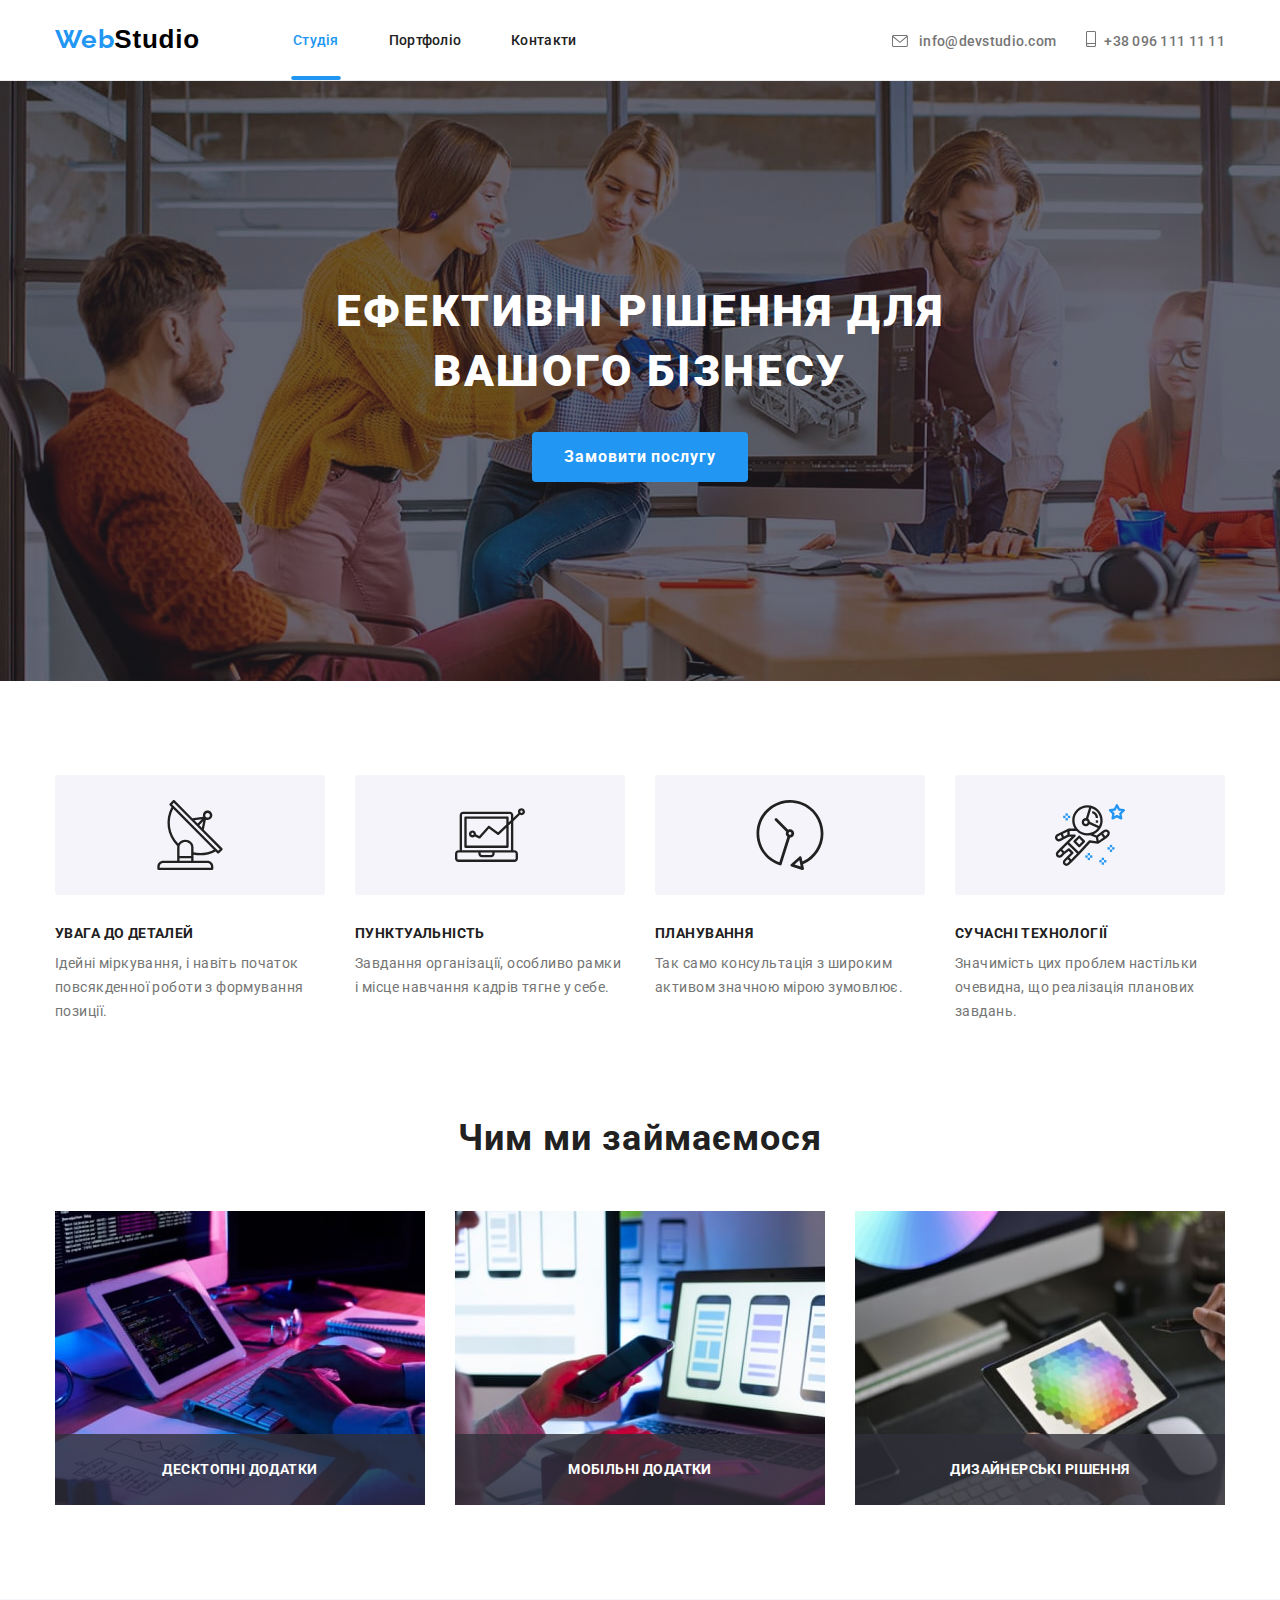
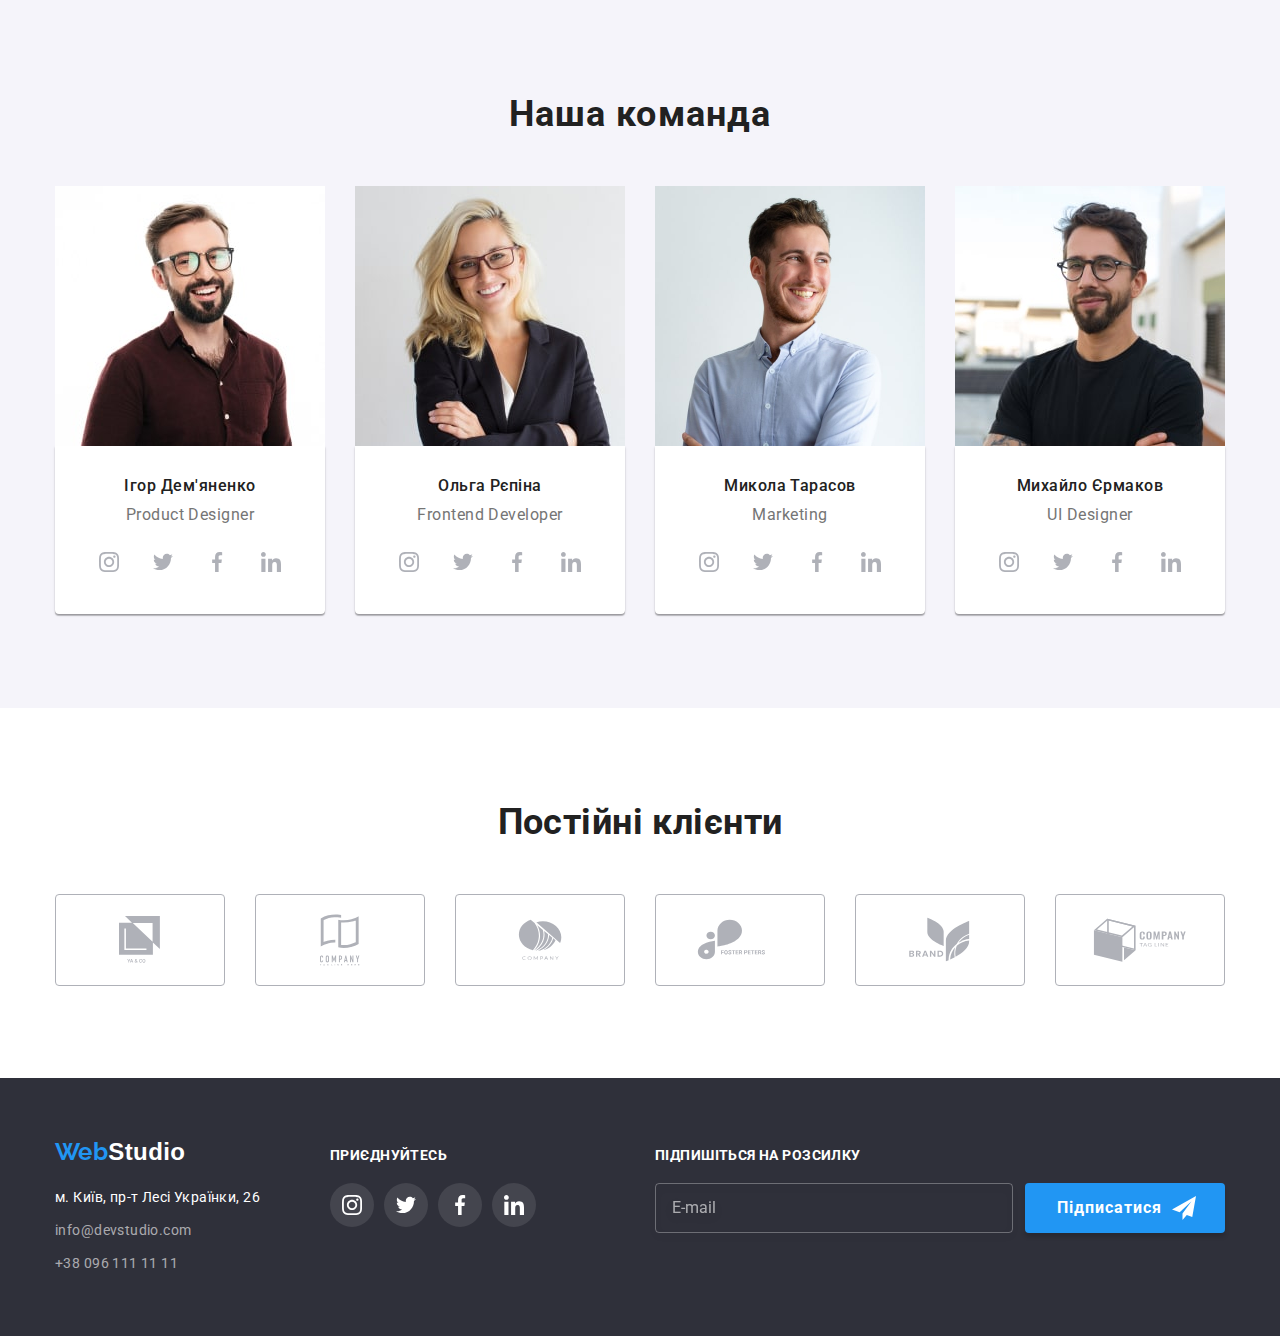
<file: index.html>
<!DOCTYPE html>
<html lang="uk">
  <head>
    <meta charset="UTF-8" />
    <meta http-equiv="X-UA-Compatible" content="IE=edge" />
    <meta name="viewport" content="width=device-width, initial-scale=1.0" />
    <title>Document</title>
    <link rel="preconnect" href="https://fonts.googleapis.com" />
    <link rel="preconnect" href="https://fonts.gstatic.com" crossorigin />
    <link
      href="https://fonts.googleapis.com/css2?family=Raleway:wght@700&family=Roboto:wght@400;500;700;900&display=swap"
      rel="stylesheet"
    />
    <link
      rel="stylesheet"
      href="https://cdnjs.cloudflare.com/ajax/libs/modern-normalize/1.1.0/modern-normalize.min.css"
    />

    <link rel="stylesheet" href="./css/main.min.css" />
  </head>
  <body>
    <header class="page-header">
      <div class="container header">
        <nav class="main-nav">
          <a href="./index.html" class="logo"
            ><span class="logo__half">Web</span>Studio</a
          >

          <button
            type="button"
            class="menu-button js-open-menu"
            aria-expanded="false"
            aria-controls="mobile-menu"
          >
            <svg width="40" height="40" aria-label="Перемикач додаткового меню">
              <use
                class="icon-menu"
                href="./images/symbol-defs.svg#icon-menu_40px"
              ></use>
            </svg>
          </button>

          <ul class="site-nav list">
            <li class="item">
              <a href="" class="site-nav__link current">Студія</a>
            </li>
            <li class="item">
              <a href="./portfolio.html" class="site-nav__link">Портфоліо</a>
            </li>
            <li class="item">
              <a href="" class="site-nav__link">Контакти</a>
            </li>
          </ul>
        </nav>
        <ul class="info-link list">
          <li class="info-link__list">
            <a href="mailto:info@devstudio.com"
              ><span class="info-link__icon"
                ><svg class="" width="16" height="12">
                  <use href=".//images/symbol-defs.svg#icon-email"></use></svg
              ></span>
              info@devstudio.com</a
            >
          </li>
          <li class="info-link__list">
            <a href="tel:+380961111111"
              ><span class="info-link__icon"
                ><svg class="" width="10" height="16">
                  <use href="./images/symbol-defs.svg#icon-smartphone"></use>
                </svg> </span
              >+38 096 111 11 11</a
            >
          </li>
        </ul>
      </div>
    </header>

    <main>
      <section class="hero">
        <div class="overlay">
          <h1 class="hero-headline">Ефективні рішення для вашого бізнесу</h1>
          <button type="button" class="main-button" data-modal-open>
            Замовити послугу
          </button>
        </div>
      </section>

      <section class="section">
        <div class="container">
          <h2 class="visually-hidden">Особливості</h2>

          <ul class="features list">
            <li class="features__items">
              <h3 class="features__headings">УВАГА ДО ДЕТАЛЕЙ</h3>
              <p class="features__description">
                Ідейні міркування, і навіть початок повсякденної роботи з
                формування позиції.
              </p>
            </li>
            <li class="features__items">
              <h3 class="features__headings">ПУНКТУАЛЬНІСТЬ</h3>
              <p class="features__description">
                Завдання організації, особливо рамки і місце навчання кадрів
                тягне у себе.
              </p>
            </li>
            <li class="features__items">
              <h3 class="features__headings">ПЛАНУВАННЯ</h3>
              <p class="features__description">
                Так само консультація з широким активом значною мірою зумовлює.
              </p>
            </li>
            <li class="features__items">
              <h3 class="features__headings">СУЧАСНІ ТЕХНОЛОГІЇ</h3>
              <p class="features__description">
                Значимість цих проблем настільки очевидна, що реалізація
                планових завдань.
              </p>
            </li>
          </ul>
        </div>
      </section>

      <section class="work-sektor">
        <div class="container">
          <h2 class="section-headings">Чим ми займаємося</h2>
          <ul class="work-sektor__list list">
            <li class="work-sektor__item">
              <img
                srcset="./images/work1.jpg 1x, ./images/work1@2x.jpg 2x"
                src="./images/code_typing.jpg"
                alt="набір коду"
                width="370"
                class="work-sektor__image"
              />
              <div class="work-sektor__text-background">
                <p class="work-sektor__text">Десктопні додатки</p>
              </div>
            </li>
            <li class="work-sektor__item">
              <img
                srcset="./images/work2.jpg 1x, ./images/work2@2x.jpg 2x"
                src="./images/phone_check.jpg"
                width="370"
                class="work-sektor__image"
                alt="перевірка смартфону"
              />
              <div class="work-sektor__text-background">
                <p class="work-sektor__text">Мобільні додатки</p>
              </div>
            </li>
            <li class="work-sektor__item">
              <img
                srcset="./images/work3.jpg 1x, ./images/work3@2x.jpg 2x"
                src="./images/choosing_color.jpg"
                width="370"
                alt="вибір кольору"
                class="work-sektor__image"
              />
              <div class="work-sektor__text-background">
                <p class="work-sektor__text">Дизайнерські рішення</p>
              </div>
            </li>
          </ul>
        </div>
      </section>

      <section class="section-team section">
        <div class="container">
          <h2 class="section-headings bottom">Наша команда</h2>

          <ul class="team list">
            <li class="team__members">
              <picture>
                <source
                  srcset="
                    ./images/person1-desktop.jpg    1x,
                    ./images/person1@2x-desktop.jpg 2x
                  "
                  media="(min-width: 1200px)"
                />
                <source
                  srcset="
                    ./images/person1-tablet.jpg    1x,
                    ./images/person1@2x-tablet.jpg 2x
                  "
                  media="(min-width: 768px)"
                />
                <img
                  class="team__photo"
                  srcset="
                    ./images/person1-phone.jpg    1x,
                    ./images/person1@2x-phone.jpg 2x
                  "
                  src="./images/person1-phone.jpg"
                  alt="Фото Ігор Дем'яненко"
                  width="450"
                />
              </picture>

              <div class="team__item">
                <h3 class="team__names">Ігор Дем'яненко</h3>
                <p class="team__positions" lang="en">Product Designer</p>
                <ul class="team__social list">
                  <li>
                    <a class="team__social-links" href="">
                      <svg class="icon" width="20" height="20">
                        <use
                          href="./images/symbol-defs.svg#icon-instagram"
                        ></use>
                      </svg>
                    </a>
                  </li>
                  <li class="">
                    <a class="team__social-links" href="">
                      <svg class="icon" width="20" height="20">
                        <use href="./images/symbol-defs.svg#icon-twitter"></use>
                      </svg>
                    </a>
                  </li>
                  <li class="">
                    <a class="team__social-links" href="">
                      <svg class="icon" width="20" height="20">
                        <use
                          href="./images/symbol-defs.svg#icon-facebook"
                        ></use>
                      </svg>
                    </a>
                  </li>
                  <li class="">
                    <a class="team__social-links" href="">
                      <svg class="icon" width="20" height="20">
                        <use
                          href="./images/symbol-defs.svg#icon-linkedin"
                        ></use>
                      </svg>
                    </a>
                  </li>
                </ul>
              </div>
            </li>
            <li class="team__members">
              <picture>
                <source
                  srcset="
                    ./images/person2-desktop.jpg    1x,
                    ./images/person2@2x-desktop.jpg 2x
                  "
                  media="(min-width: 1200px)"
                />
                <source
                  srcset="
                    ./images/person2-tablet.jpg    1x,
                    ./images/person2@2x-tablet.jpg 2x
                  "
                  media="(min-width: 768px)"
                />
                <img
                  class="team__photo"
                  srcset="
                    ./images/person2-phone.jpg    1x,
                    ./images/person2@2x-phone.jpg 2x
                  "
                  src="./images/person2-phone.jpg"
                  alt="Фото Ольга Рєпіна"
                  width="450"
                />
              </picture>
              <div class="team__item">
                <h3 class="team__names">Ольга Рєпіна</h3>
                <p class="team__positions" lang="en">Frontend Developer</p>

                <ul class="team__social list">
                  <li>
                    <a class="team__social-links" href="">
                      <svg class="icon" width="20" height="20">
                        <use
                          href="./images/symbol-defs.svg#icon-instagram"
                        ></use>
                      </svg>
                    </a>
                  </li>
                  <li class="">
                    <a class="team__social-links" href="">
                      <svg class="icon" width="20" height="20">
                        <use href="./images/symbol-defs.svg#icon-twitter"></use>
                      </svg>
                    </a>
                  </li>
                  <li class="">
                    <a class="team__social-links" href="">
                      <svg class="icon" width="20" height="20">
                        <use
                          href="./images/symbol-defs.svg#icon-facebook"
                        ></use>
                      </svg>
                    </a>
                  </li>
                  <li class="">
                    <a class="team__social-links" href="">
                      <svg class="icon" width="20" height="20">
                        <use
                          href="./images/symbol-defs.svg#icon-linkedin"
                        ></use>
                      </svg>
                    </a>
                  </li>
                </ul>
              </div>
            </li>

            <li class="team__members">
              <picture>
                <source
                  srcset="
                    ./images/person1-desktop.jpg    3x,
                    ./images/person3@2x-desktop.jpg 2x
                  "
                  media="(min-width: 1200px)"
                />
                <source
                  srcset="
                    ./images/person1-tablet.jpg    3x,
                    ./images/person3@2x-tablet.jpg 2x
                  "
                  media="(min-width: 768px)"
                />
                <img
                  class="team__photo"
                  srcset="
                    ./images/person3-phone.jpg    1x,
                    ./images/person3@2x-phone.jpg 2x
                  "
                  src="./images/person3-phone.jpg"
                  alt="Фото Микола Тарасов"
                  width="450"
                />
              </picture>
              <div class="team__item">
                <h3 class="team__names">Микола Тарасов</h3>
                <p class="team__positions" lang="en">Marketing</p>

                <ul class="team__social list">
                  <li>
                    <a class="team__social-links" href="">
                      <svg class="icon" width="20" height="20">
                        <use
                          href="./images/symbol-defs.svg#icon-instagram"
                        ></use>
                      </svg>
                    </a>
                  </li>
                  <li class="">
                    <a class="team__social-links" href="">
                      <svg class="icon" width="20" height="20">
                        <use href="./images/symbol-defs.svg#icon-twitter"></use>
                      </svg>
                    </a>
                  </li>
                  <li class="">
                    <a class="team__social-links" href="">
                      <svg class="icon" width="20" height="20">
                        <use
                          href="./images/symbol-defs.svg#icon-facebook"
                        ></use>
                      </svg>
                    </a>
                  </li>
                  <li class="">
                    <a class="team__social-links" href="">
                      <svg class="icon" width="20" height="20">
                        <use
                          href="./images/symbol-defs.svg#icon-linkedin"
                        ></use>
                      </svg>
                    </a>
                  </li>
                </ul>
              </div>
            </li>

            <li class="team__members">
              <picture>
                <source
                  srcset="
                    ./images/person4-desktop.jpg    1x,
                    ./images/person4@2x-desktop.jpg 2x
                  "
                  media="(min-width: 1200px)"
                />
                <source
                  srcset="
                    ./images/person4-tablet.jpg    1x,
                    ./images/person4@2x-tablet.jpg 2x
                  "
                  media="(min-width: 768px)"
                />
                <img
                  class="team__photo"
                  srcset="
                    ./images/person4-phone.jpg    1x,
                    ./images/person4@2x-phone.jpg 2x
                  "
                  src="./images/person4-phone.jpg"
                  alt="Фото Михайло Єрмаков"
                  width="450"
                />
              </picture>
              <div class="team__item">
                <h3 class="team__names">Михайло Єрмаков</h3>
                <p class="team__positions" lang="en">UI Designer</p>
                <ul class="team__social list">
                  <li>
                    <a class="team__social-links" href="">
                      <svg class="icon" width="20" height="20">
                        <use
                          href="./images/symbol-defs.svg#icon-instagram"
                        ></use>
                      </svg>
                    </a>
                  </li>
                  <li class="">
                    <a class="team__social-links" href="">
                      <svg class="icon" width="20" height="20">
                        <use href="./images/symbol-defs.svg#icon-twitter"></use>
                      </svg>
                    </a>
                  </li>
                  <li class="">
                    <a class="team__social-links" href="">
                      <svg class="icon" width="20" height="20">
                        <use
                          href="./images/symbol-defs.svg#icon-facebook"
                        ></use>
                      </svg>
                    </a>
                  </li>
                  <li class="">
                    <a class="team__social-links" href="">
                      <svg class="icon" width="20" height="20">
                        <use
                          href="./images/symbol-defs.svg#icon-linkedin"
                        ></use>
                      </svg>
                    </a>
                  </li>
                </ul>
              </div>
            </li>
          </ul>
        </div>
      </section>

      <section class="clients">
        <div class="container">
          <h2 class="clients__header">Постійні клієнти</h2>
          <ul class="clients__list list">
            <li class="clients__item">
              <a class="clients__link" href="">
                <svg class="icon" width="41" height="47">
                  <use href="./images/symbol-defs.svg#icon-YaCo"></use>
                </svg>
              </a>
            </li>
            <li class="clients__item">
              <a class="clients__link" href="">
                <svg class="icon" width="40" height="52">
                  <use href="./images/symbol-defs.svg#icon-tagline-here"></use>
                </svg>
              </a>
            </li>
            <li class="clients__item">
              <a class="clients__link" href="">
                <svg class="icon" width="44" height="41">
                  <use
                    href="./images/symbol-defs.svg#icon-company-round-logo"
                  ></use>
                </svg>
              </a>
            </li>
            <li class="clients__item">
              <a class="clients__link" href="">
                <svg class="icon" width="85" height="41">
                  <use href="./images/symbol-defs.svg#icon-forester"></use>
                </svg>
              </a>
            </li>
            <li class="clients__item">
              <a class="clients__link" href="">
                <svg class="icon" width="63" height="45">
                  <use href="./images/symbol-defs.svg#icon-brand"></use>
                </svg>
              </a>
            </li>
            <li class="clients__item">
              <a class="clients__link" href="">
                <svg class="icon" width="94" height="44">
                  <use href="./images/symbol-defs.svg#icon-tagline-box"></use>
                </svg>
              </a>
            </li>
          </ul>
        </div>
      </section>
    </main>

    <footer class="page-footer">
      <div class="container bottom-links">
        <div class="footer-info-part">
          <div class="address-part">
            <a href="/" class="logo__bottom"
              ><span class="logo__half">Web</span>Studio</a
            >
            <address class="address">
              <ul class="contacts list">
                <li class="address-list">
                  <a class="contacts-details-address" href=""
                    >м. Київ, пр-т Лесі Українки, 26</a
                  >
                </li>
                <li class="address-list">
                  <a class="contacts-details" href="mailto:info@devstudio.com"
                    >info@devstudio.com</a
                  >
                </li>
                <li class="address-list">
                  <a class="contacts-details" href="tel:+380961111111"
                    >+38 096 111 11 11</a
                  >
                </li>
              </ul>
            </address>
          </div>

          <div class="links-part">
            <h2 class="page-footer-links-heading">Приєднуйтесь</h2>

            <ul class="footer-team-social list">
              <li>
                <a class="footer-social-links" href="">
                  <svg class="icon" width="20" height="20">
                    <use href="./images/symbol-defs.svg#icon-instagram"></use>
                  </svg>
                </a>
              </li>
              <li class="">
                <a class="footer-social-links" href="">
                  <svg class="icon" width="20" height="20">
                    <use href="./images/symbol-defs.svg#icon-twitter"></use>
                  </svg>
                </a>
              </li>
              <li class="">
                <a class="footer-social-links" href="">
                  <svg class="icon" width="20" height="20">
                    <use href="./images/symbol-defs.svg#icon-facebook"></use>
                  </svg>
                </a>
              </li>
              <li class="">
                <a class="footer-social-links" href="">
                  <svg class="icon" width="20" height="20">
                    <use href="./images/symbol-defs.svg#icon-linkedin"></use>
                  </svg>
                </a>
              </li>
            </ul>
          </div>
        </div>
        <div class="form-container">
          <p class="footer-form-text">Підпишіться на розсилку</p>
          <form class="footer-form">
            <label for="user-email"></label>
            <input
              type="email"
              name="email"
              id="user-email"
              class="footer-form-email"
              placeholder="E-mail"
            />
            <button type="submit" class="footer-email-button">
              Підписатися
              <svg class="subscribe-button-icon" width="24" height="24">
                <use href="./images/symbol-defs.svg#icon-telegram"></use>
              </svg>
            </button>
          </form>
        </div>
      </div>
    </footer>

    <!-- модальне вікно -->
    <div class="backdrop is-hidden" data-modal>
      <div class="modal">
        <button data-modal-close class="modal-button">
          <svg class="icon" width="11" height="11">
            <use href="./images/symbol-defs.svg#icon-cross"></use>
          </svg>
        </button>
        <p class="form-heading">Залиште свої дані, ми вам передзвонимо</p>
        <form>
          <div class="form-field">
            <label type="name" for="user-name" class="form-label">Ім'я</label>
            <div class="form-line">
              <input
                type="text"
                class="field-input"
                name="user-name"
                id="user-name"
              />
              <svg class="form-icon" width="18" height="18">
                <use href="./images/symbol-defs.svg#icon-name"></use>
              </svg>
            </div>
          </div>
          <div class="form-field">
            <label for="user-tel" class="form-label">Телефон</label>
            <div class="form-line">
              <input
                type="tel"
                class="field-input"
                name="phone_number"
                id="user-tel"
              />
              <svg class="form-icon" width="18" height="18">
                <use href="./images/symbol-defs.svg#icon-phone-handset"></use>
              </svg>
            </div>
          </div>
          <div class="form-field">
            <label for="user-email" class="form-label">Пошта</label>
            <div class="form-line">
              <input
                type="email"
                class="field-input"
                name="email"
                id="user-email"
              />
              <svg class="form-icon" width="18" height="18">
                <use href="./images/symbol-defs.svg#icon-envelope"></use>
              </svg>
            </div>
          </div>

          <label for="comments" class="form-label">Коментар</label>
          <textarea
            class="placeholder"
            id="comments"
            name="feedback"
            rows="7"
            placeholder="Введіть текст"
          ></textarea>

          <div class="agreement-check">
            <label for="check-box" class="agreement">
              <input type="checkbox" id="check-box" class="agreement-input" />

              <svg class="check-icon" width="16" height="15">
                <use
                  href="./images/symbol-defs.svg#icon-quadrate-black"
                  class="agreement-icon-unchecked"
                ></use>
                <use
                  href="./images/symbol-defs.svg#icon-check"
                  class="agreement-icon-checked"
                ></use>
              </svg>
              <span class="agreement-checkbox-text">
                Погоджуюся з розсилкою та приймаю

                <a class="agreement-conditions" href=""> Умови договору</a>
              </span>
            </label>
          </div>
          <div class="agreement-submit">
            <button type="submit" class="agreement-submit-button">
              Відправити
            </button>
          </div>
        </form>
      </div>
    </div>
    <div class="js-menu-container">
      <ul class="mobile-menu list">
        <li class="mobile-menu__list">
          <a href="" class="mobile-menu__link current">Студія</a>
        </li>
        <li class="mobile-menu__list">
          <a href="" class="mobile-menu__link"> Портфоліо</a>
        </li>
        <li class="mobile-menu__list">
          <a href="" class="mobile-menu__link"> Контакти</a>
        </li>
      </ul>

      <ul class="mobile-contacts list">
        <li class="mobile-contacts__list">
          <a href="tel:+380961111111" class="mobile-contacts__link tel">
            +38 096 111 11 11</a
          >
        </li>
        <li class="mobile-contacts__list">
          <a href="mailto:info@devstudio.com" class="mobile-contacts__link">
            info@devstudio.com</a
          >
        </li>
      </ul>
      <ul class="mobile-social list">
        <li class="mobile-social__list">
          <a href="" class="mobile-social__link"> Instagram</a>
        </li>
        <li class="mobile-social__list">
          <a href="" class="mobile-social__link"> Twitter</a>
        </li>
        <li class="mobile-social__list">
          <a href="" class="mobile-social__link"> Facebook</a>
        </li>
        <li class="mobile-social__list">
          <a href="" class="mobile-social__link"> LinkedIn</a>
        </li>
      </ul>
      <button
        type="button"
        class="menu-button js-close-menu"
        aria-expanded="false"
        aria-controls="mobile-menu"
      >
        <svg width="40" height="40" aria-label="Перемикач додаткового меню">
          <use
            class="icon-cross"
            href="./images/symbol-defs.svg#icon-cross_burger"
          ></use>
        </svg>
      </button>
    </div>
    <div></div>

    <script src="./js/mobile-menu.js"></script>
    <script src="./js/modal.js"></script>
  </body>
</html>
</file>
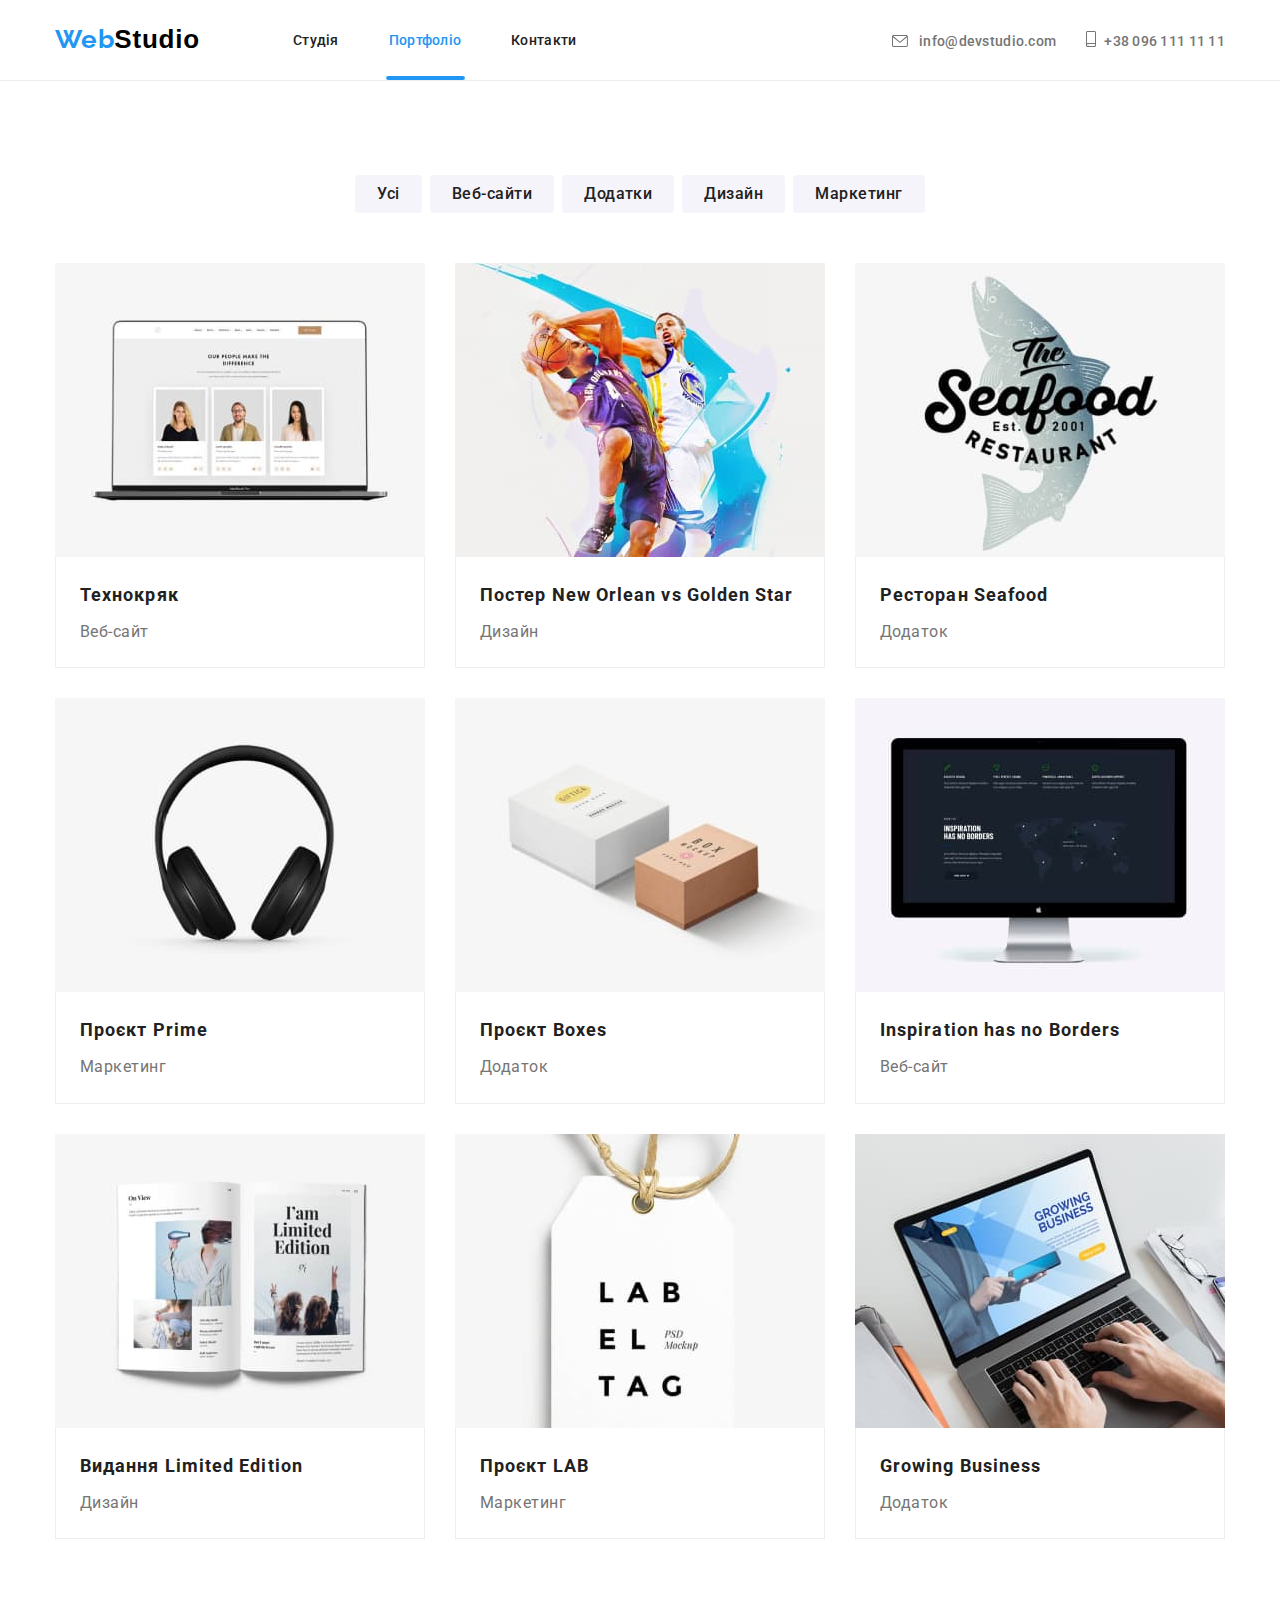
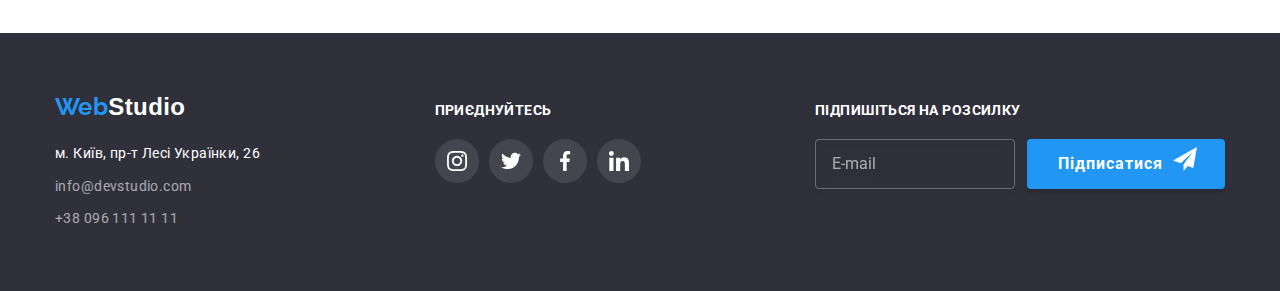
<file: portfolio.html>
<!DOCTYPE html>
<html lang="uk">
  <head>
    <meta charset="UTF-8" />
    <meta http-equiv="X-UA-Compatible" content="IE=edge" />
    <meta name="viewport" content="width=device-width, initial-scale=1.0" />
    <title>Document</title>
    <link rel="preconnect" href="https://fonts.googleapis.com" />
    <link rel="preconnect" href="https://fonts.gstatic.com" crossorigin />
    <link
      href="https://fonts.googleapis.com/css2?family=Raleway:wght@700&family=Roboto:wght@400;500;700;900&display=swap"
      rel="stylesheet"
    />
    <link
      rel="stylesheet"
      href="https://cdnjs.cloudflare.com/ajax/libs/modern-normalize/1.1.0/modern-normalize.min.css"
    />
    <link rel="stylesheet" href="./css/main.min.css" />
  </head>

  <body>
    <header class="page-header">
      <div class="container header">
        <nav class="main-nav">
          <a href="./index.html" class="logo"><span class="logo__half">Web</span>Studio</a>

          <button
            type="button"
            class="menu-button js-open-menu"
            aria-expanded="false"
            aria-controls="mobile-menu"
          >
            <svg width="40" height="40" aria-label="Перемикач додаткового меню">
              <use
                class="icon-menu"
                href="./images/symbol-defs.svg#icon-menu_40px"
              ></use>
            </svg>
          </button>

          <ul class="site-nav list">
            <li class="item">
              <a href="./index.html" class="site-nav__link">Студія</a>
            </li>
            <li class="item">
              <a href="./portfolio.html" class="site-nav__link current"
                >Портфоліо</a
              >
            </li>
            <li class="item">
              <a href="" class="site-nav__link">Контакти</a>
            </li>
          </ul>
        </nav>
        <ul class="info-link list">
          <li class="info-link__list">
            <a href="mailto:info@devstudio.com"
              ><span class="info-link__icon"
                ><svg class="" width="16" height="12">
                  <use href=".//images/symbol-defs.svg#icon-email"></use></svg
              ></span>
              info@devstudio.com</a
            >
          </li>
          <li class="info-link__list">
            <a href="tel:+380961111111"
              ><span class="info-link__icon"
                ><svg class="" width="10" height="16">
                  <use href="./images/symbol-defs.svg#icon-smartphone"></use>
                </svg> </span
              >+38 096 111 11 11</a
            >
          </li>
        </ul>
      </div>
    </header>

    <main>
      <section class="works section">
        <div class="container">
          <h1 class="visually-hidden">Наші роботи</h1>
          <ul class="button list">
            <li><button type="button" class="button__filters">Усі</button></li>
            <li>
              <button type="button" class="button__filters">Веб-сайти</button>
            </li>
            <li>
              <button type="button" class="button__filters">Додатки</button>
            </li>
            <li>
              <button type="button" class="button__filters">Дизайн</button>
            </li>
            <li>
              <button type="button" class="button__filters">Маркетинг</button>
            </li>
          </ul>

          <ul class="catalog list">
            <li class="catalog__items">
              <div class="card">
                <div class="card__relative">
                  <img
                    src="./images/techno.jpg"
                    width="370"
                    alt="технокряк"
                    class="card__image"
                  />

                  <div class="card__info">
                    <p class="card__text__slide">
                      Ресурс пропонує комплексні пропозиції з різним рівнем
                      функціоналу та сервісів. Все це дозволить відвідувачу
                      отримати вичерпні відомості про компанію чи приватну
                      особу.
                    </p>
                  </div>
                </div>
                <div class="card__description">
                  <h2 class="card__heading">Технокряк</h2>
                  <p class="card__application">Веб-сайт</p>
                </div>
              </div>
            </li>

            <li class="catalog__items">
              <div class="card">
                <div class="card__relative">
                  <img
                    src="./images/poster.jpg"
                    width="370"
                    alt="технокряк"
                    class="card__image"
                  />

                  <div class="card__info">
                    <p class="card__text__slide">
                      Ресурс пропонує комплексні пропозиції з різним рівнем
                      функціоналу та сервісів. Все це дозволить відвідувачу
                      отримати вичерпні відомості про компанію чи приватну
                      особу.
                    </p>
                  </div>
                </div>
                <div class="card__description">
                  <h2 class="card__heading">
                    Постер New Orlean vs Golden Star
                  </h2>
                  <p class="card__application">Дизайн</p>
                </div>
              </div>
            </li>

            <li class="catalog__items">
              <div class="card">
                <div class="card__relative">
                  <img
                    src="./images/seafood.jpg"
                    width="370"
                    alt="технокряк"
                    class="card__image"
                  />

                  <div class="card__info">
                    <p class="card__text__slide">
                      Ресурс пропонує комплексні пропозиції з різним рівнем
                      функціоналу та сервісів. Все це дозволить відвідувачу
                      отримати вичерпні відомості про компанію чи приватну
                      особу.
                    </p>
                  </div>
                </div>
                <div class="card__description">
                  <h2 class="card__heading">Ресторан Seafood</h2>
                  <p class="card__application">Додаток</p>
                </div>
              </div>
            </li>

            <li class="catalog__items">
              <div class="card">
                <div class="card__relative">
                  <img
                    src="./images/headphones.jpg"
                    width="370"
                    alt="технокряк"
                    class="card__image"
                  />

                  <div class="card__info">
                    <p class="card__text__slide">
                      Ресурс пропонує комплексні пропозиції з різним рівнем
                      функціоналу та сервісів. Все це дозволить відвідувачу
                      отримати вичерпні відомості про компанію чи приватну
                      особу.
                    </p>
                  </div>
                </div>
                <div class="card__description">
                  <h2 class="card__heading">Проєкт Prime</h2>
                  <p class="card__application">Маркетинг</p>
                </div>
              </div>
            </li>

            <li class="catalog__items">
              <div class="card">
                <div class="card__relative">
                  <img
                    src="./images/boxes.jpg"
                    width="370"
                    alt="технокряк"
                    class="card__image"
                  />

                  <div class="card__info">
                    <p class="card__text__slide">
                      Ресурс пропонує комплексні пропозиції з різним рівнем
                      функціоналу та сервісів. Все це дозволить відвідувачу
                      отримати вичерпні відомості про компанію чи приватну
                      особу.
                    </p>
                  </div>
                </div>
                <div class="card__description">
                  <h2 class="card__heading">Проєкт Boxes</h2>
                  <p class="card__application">Додаток</p>
                </div>
              </div>
            </li>

            <li class="catalog__items">
              <div class="card">
                <div class="card__relative">
                  <img
                    src="./images/screen.jpg"
                    width="370"
                    alt="технокряк"
                    class="card__image"
                  />

                  <div class="card__info">
                    <p class="card__text__slide">
                      Ресурс пропонує комплексні пропозиції з різним рівнем
                      функціоналу та сервісів. Все це дозволить відвідувачу
                      отримати вичерпні відомості про компанію чи приватну
                      особу.
                    </p>
                  </div>
                </div>
                <div class="card__description">
                  <h2 class="card__heading">Inspiration has no Borders</h2>
                  <p class="card__application">Веб-сайт</p>
                </div>
              </div>
            </li>

            <li class="catalog__items">
              <div class="card">
                <div class="card__relative">
                  <img
                    src="./images/book.jpg"
                    width="370"
                    alt="технокряк"
                    class="card__image"
                  />

                  <div class="card__info">
                    <p class="card__text__slide">
                      Ресурс пропонує комплексні пропозиції з різним рівнем
                      функціоналу та сервісів. Все це дозволить відвідувачу
                      отримати вичерпні відомості про компанію чи приватну
                      особу.
                    </p>
                  </div>
                </div>
                <div class="card__description">
                  <h2 class="card__heading">Видання Limited Edition</h2>
                  <p class="card__application">Дизайн</p>
                </div>
              </div>
            </li>

            <li class="catalog__items">
              <div class="card">
                <div class="card__relative">
                  <img
                    src="./images/lab.jpg"
                    width="370"
                    alt="технокряк"
                    class="card__image"
                  />

                  <div class="card__info">
                    <p class="card__text__slide">
                      Ресурс пропонує комплексні пропозиції з різним рівнем
                      функціоналу та сервісів. Все це дозволить відвідувачу
                      отримати вичерпні відомості про компанію чи приватну
                      особу.
                    </p>
                  </div>
                </div>
                <div class="card__description">
                  <h2 class="card__heading">Проєкт LAB</h2>
                  <p class="card__application">Маркетинг</p>
                </div>
              </div>
            </li>

            <li class="catalog__items">
              <div class="card">
                <div class="card__relative">
                  <img
                    src="./images/laptop.jpg"
                    width="370"
                    alt="технокряк"
                    class="card__image"
                  />

                  <div class="card__info">
                    <p class="card__text__slide">
                      Ресурс пропонує комплексні пропозиції з різним рівнем
                      функціоналу та сервісів. Все це дозволить відвідувачу
                      отримати вичерпні відомості про компанію чи приватну
                      особу.
                    </p>
                  </div>
                </div>
                <div class="card__description">
                  <h2 class="card__heading">Growing Business</h2>
                  <p class="card__application">Додаток</p>
                </div>
              </div>
            </li>
          </ul>
        </div>
      </section>
    </main>

    <footer class="page-footer">
      <div class="container bottom-links">
        <div class="address-part">
          <a href="/" class="logo__bottom"
            ><span class="logo__half">Web</span>Studio</a
          >
          <address class="address">
            <ul class="contacts list">
              <li class="address-list">
                <a class="contacts-details-address" href=""
                  >м. Київ, пр-т Лесі Українки, 26</a
                >
              </li>
              <li class="address-list">
                <a class="contacts-details" href="mailto:info@devstudio.com"
                  >info@devstudio.com</a
                >
              </li>
              <li class="address-list">
                <a class="contacts-details" href="tel:+380961111111"
                  >+38 096 111 11 11</a
                >
              </li>
            </ul>
          </address>
        </div>

        <div class="links-part">
          <h2 class="page-footer-links-heading">Приєднуйтесь</h2>

          <ul class="footer-team-social list">
            <li>
              <a class="footer-social-links" href="">
                <svg class="icon" width="20" height="20">
                  <use href=".//images/symbol-defs.svg#icon-instagram"></use>
                </svg>
              </a>
            </li>
            <li class="">
              <a class="footer-social-links" href="">
                <svg class="icon" width="20" height="20">
                  <use href=".//images/symbol-defs.svg#icon-twitter"></use>
                </svg>
              </a>
            </li>
            <li class="">
              <a class="footer-social-links" href="">
                <svg class="icon" width="20" height="20">
                  <use href="./images/symbol-defs.svg#icon-facebook"></use>
                </svg>
              </a>
            </li>
            <li class="">
              <a class="footer-social-links" href="">
                <svg class="icon" width="20" height="20">
                  <use href="./images/symbol-defs.svg#icon-linkedin"></use>
                </svg>
              </a>
            </li>
          </ul>
        </div>
        <div>
          <p class="footer-form-text">Підпишіться на розсилку</p>
          <form class="footer-form">
            <label for="user-email"></label>
            <input
              type="email"
              name="email"
              id="user-email"
              class="footer-form-email"
              placeholder="E-mail"
            />
            <button type="submit" class="footer-email-button">
              Підписатися
              <span class="subscribe-button-icon">
                <svg class="icon" width="24" height="24">
                  <use href="./images/symbol-defs.svg#icon-telegram"></use>
                </svg>
              </span>
            </button>
          </form>
        </div>
      </div>
    </footer>

    <div class="js-menu-container">
      <ul class="mobile-menu list">
        <li class="mobile-menu__list">
          <a href="" class="mobile-menu__link">Студія</a>
        </li>
        <li class="mobile-menu__list">
          <a href="" class="mobile-menu__link current"> Портфоліо</a>
        </li>
        <li class="mobile-menu__list">
          <a href="" class="mobile-menu__link"> Контакти</a>
        </li>
      </ul>

      <ul class="mobile-contacts list">
        <li class="mobile-contacts__list">
          <a href="tel:+380961111111" class="mobile-contacts__link tel">
            +38 096 111 11 11</a
          >
        </li>
        <li class="mobile-contacts__list">
          <a href="mailto:info@devstudio.com" class="mobile-contacts__link">
            info@devstudio.com</a
          >
        </li>
      </ul>
      <ul class="mobile-social list">
        <li class="mobile-social__list">
          <a href="" class="mobile-social__link"> Instagram</a>
        </li>
        <li class="mobile-social__list">
          <a href="" class="mobile-social__link"> Twitter</a>
        </li>
        <li class="mobile-social__list">
          <a href="" class="mobile-social__link"> Facebook</a>
        </li>
        <li class="mobile-social__list">
          <a href="" class="mobile-social__link"> LinkedIn</a>
        </li>
      </ul>
      <button
        type="button"
        class="menu-button js-close-menu"
        aria-expanded="false"
        aria-controls="mobile-menu"
      >
        <svg width="40" height="40" aria-label="Перемикач додаткового меню">
          <use
            class="icon-cross"
            href="./images/symbol-defs.svg#icon-cross_burger"
          ></use>
        </svg>
      </button>
    </div>

    <script src="./js/mobile-menu.js"></script>
  </body>
</html>
</file>
<file: css/main.min.css>
:root{--black-color: #000000;--primary-text-color: #212121;--blue-color: #2196f3;--background-color-dark: #2f303a;--grey-text-color: #757575;--white-color: #ffffff;--button-background: #f5f4fa;--address-color: rgba(255, 255, 255, 0.6);--secondary-white: #f5f5f5;--timing-function: cubic-bezier(0.4, 0, 0.2, 1)}body{background-color:var(--white-color);color:var(--primary-text-color);font-family:Roboto,sans-serif;font-size:14px;font-weight:400;letter-spacing:.03em}.list{list-style:none;padding:0;margin:0}.container{margin-left:auto;margin-right:auto;padding-left:15px;padding-right:15px}@media screen and (min-width: 480px){.container{width:480px}}@media screen and (min-width: 768px){.container{width:768px}}@media screen and (min-width: 1200px){.container{width:1200px}}h2,p{margin:0}img{display:block;max-width:100%;height:auto}.visually-hidden{position:absolute;width:1px;height:1px;margin:-1px;border:0;padding:0;white-space:nowrap;-webkit-clip-path:inset(100%);clip-path:inset(100%);clip:rect(0 0 0 0);overflow:hidden}.page-header{border-bottom:1px solid #ececec}@media screen and (min-width: 768px){.container.header{display:-webkit-box;display:-ms-flexbox;display:flex;-webkit-box-align:center;-ms-flex-align:center;align-items:center;-webkit-box-pack:justify;-ms-flex-pack:justify;justify-content:space-between;-ms-flex-wrap:wrap;flex-wrap:wrap}}.main-nav{display:-webkit-box;display:-ms-flexbox;display:flex;-webkit-box-align:center;-ms-flex-align:center;align-items:center;-webkit-box-pack:justify;-ms-flex-pack:justify;justify-content:space-between}.menu-button{display:block;margin:0;padding:0;border:0;background-color:rgba(0,0,0,0)}@media screen and (min-width: 768px){.menu-button{display:none}}.js-menu-container{position:fixed;left:0;top:0;width:100%;height:100%;background-color:#fff;display:none}.js-menu-container.is-open{display:block}@media screen and (min-width: 768px){.js-menu-container{display:none}}.js-close-menu{position:absolute;top:10px;right:15px;height:40px;-webkit-transition-property:fill;transition-property:fill}.js-close-menu:hover{fill:var(--blue-color)}.site-nav{display:-webkit-box;display:-ms-flexbox;display:flex;-webkit-box-align:center;-ms-flex-align:center;align-items:center;-webkit-box-pack:space-evenly;-ms-flex-pack:space-evenly;justify-content:space-evenly;gap:50px;display:none}@media screen and (min-width: 768px){.site-nav{display:-webkit-box;display:-ms-flexbox;display:flex}}.info-link{display:-webkit-box;display:-ms-flexbox;display:flex;-webkit-box-align:center;-ms-flex-align:center;align-items:center;margin-left:auto;display:none}@media screen and (min-width: 768px){.info-link{display:-webkit-box;display:-ms-flexbox;display:flex;-webkit-box-orient:vertical;-webkit-box-direction:normal;-ms-flex-direction:column;flex-direction:column;-webkit-box-pack:center;-ms-flex-pack:center;justify-content:center;-webkit-box-align:start;-ms-flex-align:start;align-items:flex-start;gap:10px}}@media screen and (min-width: 1200px){.info-link{-webkit-box-orient:horizontal;-webkit-box-direction:normal;-ms-flex-direction:row;flex-direction:row;gap:30px;-webkit-box-align:baseline;-ms-flex-align:baseline;align-items:baseline}}.site-nav__link{color:var(--primary-text-color);font-weight:500;line-height:1.14;letter-spacing:.02em;text-decoration:none;padding-top:32px;padding-bottom:32px;-webkit-transition-property:color;transition-property:color;-webkit-transition-duration:250ms;transition-duration:250ms;-webkit-transition-timing-function:var(--timing-function);transition-timing-function:var(--timing-function)}.site-nav__link:hover,.site-nav__link:focus{color:var(--blue-color)}.site-nav__link.current{color:var(--blue-color);font-weight:500;line-height:1.14;letter-spacing:.02em;text-decoration:none;padding-top:32px;padding-bottom:32px}.info-link a{color:var(--grey-text-color);font-weight:500;line-height:1.14;letter-spacing:.02em;text-decoration:none;padding-top:32px;padding-bottom:32px;fill:var(--grey-text-color);-webkit-transition-property:color;transition-property:color;-webkit-transition-duration:250ms;transition-duration:250ms;-webkit-transition-timing-function:var(--timing-function);transition-timing-function:var(--timing-function)}.info-link a:hover,.info-link a:focus{color:var(--blue-color);fill:var(--blue-color)}@media screen and (min-width: 768px){.info-link a{font-size:12px;letter-spacing:.02em}}@media screen and (min-width: 1200px){.info-link a{font-size:14px}}.info-link__icon{display:inline-block;text-align:center;position:relative;top:1px}@media screen and (min-width: 768px){.info-link__icon{margin-right:8px}}.site-nav a{position:relative}.site-nav__link.current::after{content:"";display:block;position:absolute;bottom:0;height:4px;width:100%;background-color:#2196f3;border-radius:2px;-webkit-transform:scaleX(1.08);transform:scaleX(1.08)}.logo{color:var(--black-color);font-family:Oleo Script,sans-serif;font-weight:700;font-size:24px;line-height:1.2;letter-spacing:.03em;text-decoration:none;width:145px;margin-right:93px;padding-top:24px;padding-bottom:25px}@media screen and (min-width: 768px){.logo{margin-right:88px}}@media screen and (min-width: 1200px){.logo{margin-right:93px;font-size:26px}}.logo__half{font-family:Raleway,sans-serif;color:var(--blue-color)}.logo__bottom{color:var(--white-color);font-family:Oleo Script,sans-serif;font-weight:700;font-size:24px;line-height:1.2;text-decoration:none}.hero{text-align:center;margin-left:auto;margin-right:auto}.overlay{height:400px;margin-left:auto;margin-right:auto;background-color:#c4c4c4;background:-webkit-gradient(linear, left top, left bottom, from(rgba(47, 48, 58, 0.4)), to(rgba(47, 48, 58, 0.4))),url(../images/hero-bg-phone-min.jpg);background:linear-gradient(rgba(47, 48, 58, 0.4), rgba(47, 48, 58, 0.4)),url(../images/hero-bg-phone-min.jpg);background-repeat:no-repeat;background-size:cover;background-position:center}@media screen and (min-device-pixel-ratio: 2),screen and (-webkit-min-device-pixel-ratio: 2),screen and (min-resolution: 192dpi),screen and (min-resolution: 2dppx){.overlay{background:-webkit-gradient(linear, left top, left bottom, from(rgba(47, 48, 58, 0.4)), to(rgba(47, 48, 58, 0.4))),url(../images/hero-bg-phone@2x-min.jpg);background:linear-gradient(rgba(47, 48, 58, 0.4), rgba(47, 48, 58, 0.4)),url(../images/hero-bg-phone@2x-min.jpg)}}@media screen and (min-width: 768px){.overlay{background:-webkit-gradient(linear, left top, left bottom, from(rgba(47, 48, 58, 0.4)), to(rgba(47, 48, 58, 0.4))),url(../images/hero-bg-tablet-min.jpg);background:linear-gradient(rgba(47, 48, 58, 0.4), rgba(47, 48, 58, 0.4)),url(../images/hero-bg-tablet-min.jpg)}}@media screen and (min-width: 768px)and (min-device-pixel-ratio: 2),screen and (min-width: 768px)and (-webkit-min-device-pixel-ratio: 2),screen and (min-width: 768px)and (min-resolution: 192dpi),screen and (min-width: 768px)and (min-resolution: 2dppx){.overlay{background:-webkit-gradient(linear, left top, left bottom, from(rgba(47, 48, 58, 0.4)), to(rgba(47, 48, 58, 0.4))),url(../images/hero-bg-tablet@2x-min.jpg);background:linear-gradient(rgba(47, 48, 58, 0.4), rgba(47, 48, 58, 0.4)),url(../images/hero-bg-tablet@2x-min.jpg)}}@media screen and (min-width: 1200px){.overlay{background:-webkit-gradient(linear, left top, left bottom, from(rgba(47, 48, 58, 0.4)), to(rgba(47, 48, 58, 0.4))),url(../images/hero-bg-desktop-min.jpg);background:linear-gradient(rgba(47, 48, 58, 0.4), rgba(47, 48, 58, 0.4)),url(../images/hero-bg-desktop-min.jpg);max-width:1600px;height:600px}}@media screen and (min-width: 1200px)and (min-device-pixel-ratio: 2),screen and (min-width: 1200px)and (-webkit-min-device-pixel-ratio: 2),screen and (min-width: 1200px)and (min-resolution: 192dpi),screen and (min-width: 1200px)and (min-resolution: 2dppx){.overlay{background:-webkit-gradient(linear, left top, left bottom, from(rgba(47, 48, 58, 0.4)), to(rgba(47, 48, 58, 0.4))),url(../images/hero-bg-desktop@2x-min.jpg);background:linear-gradient(rgba(47, 48, 58, 0.4), rgba(47, 48, 58, 0.4)),url(../images/hero-bg-desktop@2x-min.jpg)}}.hero-headline{max-width:360px;color:var(--white-color);text-transform:uppercase;font-weight:900;font-size:26px;line-height:1.6;letter-spacing:.06em;margin:0 auto;margin-bottom:40px;padding-top:118px}@media screen and (min-width: 768px){.hero-headline{margin-bottom:30px}}@media screen and (min-width: 1200px){.hero-headline{max-width:696px;font-size:44px;line-height:1.37;margin-bottom:30px;padding-top:200px}}.main-button{display:inline-block;min-width:200px;padding:10px 24px;font-family:Roboto,sans-serif;font-weight:700;font-size:16px;line-height:1.9;letter-spacing:.06em;text-align:center;cursor:pointer;background-color:#2196f3;color:var(--white-color);border-radius:4px;border:none}@media screen and (min-width: 1200px){.main-button{min-width:216px;padding:10px 32px}}.section{padding-top:48px;padding-bottom:48px}@media screen and (min-width: 768px){.section{padding-top:60px;padding-bottom:60px}}@media screen and (min-width: 1200px){.section{padding-top:94px;padding-bottom:94px}}.features{display:-webkit-box;display:-ms-flexbox;display:flex;-webkit-box-orient:vertical;-webkit-box-direction:normal;-ms-flex-direction:column;flex-direction:column;gap:30px}@media screen and (min-width: 768px){.features{-webkit-box-orient:horizontal;-webkit-box-direction:normal;-ms-flex-direction:row;flex-direction:row;-ms-flex-wrap:wrap;flex-wrap:wrap;gap:30px}}.features__items{width:100%}@media screen and (min-width: 768px){.features__items{width:calc((100% - 30px)/2)}}@media screen and (min-width: 1200px){.features__items{width:calc((100% - 90px)/4)}}.features__items:nth-child(1):before{display:block;content:"";height:120px;background-color:var(--button-background);background-image:url(../images/satelite.svg);background-repeat:no-repeat;background-position:center;margin-bottom:30px;border-radius:4px}.features__items:nth-child(2):before{display:block;content:"";height:120px;background-color:var(--button-background);background-image:url(../images/diagram.svg);background-repeat:no-repeat;background-position:center;margin-bottom:30px;border-radius:4px}.features__items:nth-child(3):before{display:block;content:"";height:120px;background-color:var(--button-background);background-image:url(../images/clock.svg);background-repeat:no-repeat;background-position:center;margin-bottom:30px;border-radius:4px}.features__items:nth-child(4):before{display:block;content:"";height:120px;background-color:var(--button-background);background-image:url(../images/astronaut.svg);background-repeat:no-repeat;background-position:center;margin-bottom:30px;border-radius:4px}.features__headings{font-size:14px;font-weight:700;line-height:1.2;letter-spacing:.03em;margin-top:0;margin-bottom:10px;text-align:center}@media screen and (min-width: 768px){.features__headings{text-align:left}}.features__description{color:var(--grey-text-color);line-height:1.7;text-align:left;margin-top:0;margin-bottom:0;width:100%}.work-sektor{display:none}@media screen and (min-width: 1200px){.work-sektor{display:block;padding-bottom:94px}}.section-headings{color:var(--primary-text-color);font-weight:700;font-size:36px;line-height:1.2;letter-spacing:.03em;text-align:center;margin:0;display:block;margin-bottom:50px}.work-sektor__list{display:-webkit-box;display:-ms-flexbox;display:flex;gap:30px;-webkit-box-pack:justify;-ms-flex-pack:justify;justify-content:space-between}.work-sektor__item{position:relative}.work-sektor__text-background{position:absolute;text-transform:uppercase;width:100%;background:rgba(47,48,58,.8);font-weight:700;color:var(--white-color);line-height:1.2;bottom:0;left:0;padding-top:27px;padding-bottom:27px;text-align:center}.section-headings.bottom{font-size:28px;margin-bottom:30px}@media screen and (min-width: 1200px){.section-headings.bottom{margin-bottom:50px;font-size:36px}}.section-team{background-color:var(--button-background)}.team{display:-webkit-box;display:-ms-flexbox;display:flex;-ms-flex-wrap:wrap;flex-wrap:wrap;gap:30px;-webkit-box-orient:vertical;-webkit-box-direction:normal;-ms-flex-direction:column;flex-direction:column}@media screen and (min-width: 768px){.team{-webkit-box-orient:horizontal;-webkit-box-direction:normal;-ms-flex-direction:row;flex-direction:row}}.team__members{width:100%}@media screen and (min-width: 768px){.team__members{width:calc((100% - 30px)/2)}}@media screen and (min-width: 1200px){.team__members{width:calc((100% - 90px)/4)}}.team__item{padding-top:30px;padding-bottom:30px;background-color:var(--white-color);-webkit-box-shadow:0px 1px 3px rgba(0,0,0,.12),0px 1px 1px rgba(0,0,0,.14),0px 2px 1px rgba(0,0,0,.2);box-shadow:0px 1px 3px rgba(0,0,0,.12),0px 1px 1px rgba(0,0,0,.14),0px 2px 1px rgba(0,0,0,.2);border-radius:0px 0px 4px 4px}.team__names{font-weight:500;font-size:16px;line-height:1.2;letter-spacing:.03em;text-align:center;margin-top:0;margin-bottom:10px}.team__positions{color:var(--grey-text-color);font-weight:400;font-size:16px;line-height:1.2;letter-spacing:.03em;text-align:center;margin-top:0;margin-bottom:16px}.team__social{display:-webkit-box;display:-ms-flexbox;display:flex;gap:10px;-webkit-box-pack:center;-ms-flex-pack:center;justify-content:center;padding-left:32px;padding-right:32px}@media screen and (min-width: 1200px){.team__social{-ms-flex-pack:distribute;justify-content:space-around}}.team__social-links{display:-webkit-box;display:-ms-flexbox;display:flex;width:44px;height:44px;border-radius:50%;-webkit-box-pack:center;-ms-flex-pack:center;justify-content:center;-webkit-box-align:center;-ms-flex-align:center;align-items:center;fill:#afb1b8;-webkit-transition-property:fill,background-color;transition-property:fill,background-color;-webkit-transition-duration:250ms;transition-duration:250ms;-webkit-transition-timing-function:cubic-bezier(0.4, 0, 0.2, 1);transition-timing-function:cubic-bezier(0.4, 0, 0.2, 1)}.team__social-links:hover,.team__social-links:focus{background-color:#2196f3;fill:#fff;outline:none}.social{display:-webkit-box;display:-ms-flexbox;display:flex;-webkit-box-pack:justify;-ms-flex-pack:justify;justify-content:space-between;gap:10px;padding-left:32px;padding-right:32px}.clients{padding-top:60px;padding-bottom:60px}@media screen and (min-width: 1200px){.clients{padding-top:94px;padding-bottom:92px}}.clients__header{font-size:36px;font-weight:700;text-align:center;margin-bottom:50px}@media screen and (min-width: 1200px){.clients__header{font-size:36px}}.clients__list{display:-webkit-box;display:-ms-flexbox;display:flex;margin:0 auto;-ms-flex-wrap:wrap;flex-wrap:wrap;gap:30px}.clients__item{width:calc(50% - 15px)}@media screen and (min-width: 768px){.clients__item{width:calc((100% - 60px)/3)}}@media screen and (min-width: 1200px){.clients__item{width:calc((100% - 150px)/6)}}.clients__link{display:-webkit-box;display:-ms-flexbox;display:flex;-webkit-box-pack:center;-ms-flex-pack:center;justify-content:center;-webkit-box-align:center;-ms-flex-align:center;align-items:center;height:92px;border-radius:4px;fill:#afb1b8;border:#afb1b8 1px solid;-webkit-transition-property:fill,border;transition-property:fill,border;-webkit-transition-duration:250ms;transition-duration:250ms;-webkit-transition-timing-function:var(--timing-function);transition-timing-function:var(--timing-function)}.clients__link:hover,.clients__link:focus{fill:#2196f3;border:#2196f3 1px solid;outline:none}.page-footer{background-color:#2f303a;padding-top:60px;padding-bottom:60px;-webkit-box-pack:start;-ms-flex-pack:start;justify-content:flex-start}.container.bottom-links{display:-webkit-box;display:-ms-flexbox;display:flex;-webkit-box-orient:vertical;-webkit-box-direction:normal;-ms-flex-direction:column;flex-direction:column;gap:60px;-webkit-box-align:center;-ms-flex-align:center;align-items:center;text-align:center}@media screen and (min-width: 1200px){.container.bottom-links{-webkit-box-orient:horizontal;-webkit-box-direction:normal;-ms-flex-direction:row;flex-direction:row;-webkit-box-pack:justify;-ms-flex-pack:justify;justify-content:space-between;-webkit-box-align:baseline;-ms-flex-align:baseline;align-items:baseline;-moz-text-align-last:left;text-align-last:left}}.footer-info-part{display:-webkit-box;display:-ms-flexbox;display:flex;-webkit-box-orient:vertical;-webkit-box-direction:normal;-ms-flex-direction:column;flex-direction:column;gap:60px}@media screen and (min-width: 768px){.footer-info-part{-webkit-box-orient:horizontal;-webkit-box-direction:normal;-ms-flex-direction:row;flex-direction:row;-webkit-box-align:baseline;-ms-flex-align:baseline;align-items:baseline;gap:165px}}@media screen and (min-width: 1200px){.footer-info-part{gap:70px}}.address{font-style:normal;margin-top:20px}.contacts-details-address{line-height:1.7;text-align:left;text-decoration:none;color:var(--white-color)}.contacts-details{color:var(--address-color);line-height:1.7;text-align:left;text-decoration:none;-webkit-transition-property:color;transition-property:color;-webkit-transition-duration:250ms;transition-duration:250ms;-webkit-transition-timing-function:var(--timing-function);transition-timing-function:var(--timing-function)}.contacts-details:hover,.contacts-details:focus{color:var(--white-color)}.address-list:not(:last-child){margin-bottom:9px}.links-part{width:206px;height:80px}.page-footer-links-heading{font-weight:700;font-size:14px;color:#fff;line-height:1.2;margin-bottom:20px;text-transform:uppercase}.footer-team-social{display:-webkit-box;display:-ms-flexbox;display:flex;gap:10px;-ms-flex-pack:distribute;justify-content:space-around}.footer-social-links{display:-webkit-box;display:-ms-flexbox;display:flex;width:44px;height:44px;border-radius:50%;-webkit-box-pack:center;-ms-flex-pack:center;justify-content:center;-webkit-box-align:center;-ms-flex-align:center;align-items:center;fill:var(--white-color);background-color:rgba(255,255,255,.1);-webkit-transition-property:background-color;transition-property:background-color;-webkit-transition-duration:250ms;transition-duration:250ms;-webkit-transition-timing-function:var(--timing-function);transition-timing-function:var(--timing-function)}.footer-social-links:hover,.footer-social-links:focus{background-color:var(--blue-color);outline:none}.form-container{max-width:450px;width:100%}@media screen and (min-width: 1200px){.form-container{max-width:570px}}.footer-form-text{text-transform:uppercase;font-weight:700;line-height:1.2;color:var(--white-color);margin-bottom:20px}.footer-form{display:-webkit-box;display:-ms-flexbox;display:flex;-webkit-box-orient:vertical;-webkit-box-direction:normal;-ms-flex-direction:column;flex-direction:column;-webkit-box-align:center;-ms-flex-align:center;align-items:center}@media screen and (min-width: 1200px){.footer-form{display:-webkit-box;display:-ms-flexbox;display:flex;-webkit-box-orient:horizontal;-webkit-box-direction:normal;-ms-flex-direction:row;flex-direction:row}}.footer-form-email{max-width:450px;width:100%;height:50px;background-color:inherit;border:1px solid rgba(255,255,255,.3);-webkit-filter:drop-shadow(0px 4px 4px rgba(0, 0, 0, 0.15));filter:drop-shadow(0px 4px 4px rgba(0, 0, 0, 0.15));border-radius:4px;padding-left:16px;color:rgba(255,255,255,.6);margin-bottom:20px}.footer-form-email::-webkit-input-placeholder{font-size:16px;font-weight:400;line-height:1.25;color:rgba(255,255,255,.6)}.footer-form-email::-moz-placeholder{font-size:16px;font-weight:400;line-height:1.25;color:rgba(255,255,255,.6)}.footer-form-email:-ms-input-placeholder{font-size:16px;font-weight:400;line-height:1.25;color:rgba(255,255,255,.6)}.footer-form-email::-ms-input-placeholder{font-size:16px;font-weight:400;line-height:1.25;color:rgba(255,255,255,.6)}.footer-form-email::placeholder{font-size:16px;font-weight:400;line-height:1.25;color:rgba(255,255,255,.6)}@media screen and (min-width: 1200px){.footer-form-email{max-width:358px;margin:0;margin-right:12px}}.footer-email-button{display:-webkit-box;display:-ms-flexbox;display:flex;-webkit-box-pack:center;-ms-flex-pack:center;justify-content:center;-webkit-box-align:center;-ms-flex-align:center;align-items:center;gap:10px;width:200px;height:50px;font-weight:700;font-size:16px;line-height:1.9;letter-spacing:.06em;background-color:var(--blue-color);color:var(--white-color);-webkit-box-shadow:0px 4px 4px rgba(0,0,0,.15);box-shadow:0px 4px 4px rgba(0,0,0,.15);border-radius:4px;border:rgba(0,0,0,0);padding-right:28px;padding-left:31px}.button{display:-webkit-box;display:-ms-flexbox;display:flex;-webkit-box-pack:center;-ms-flex-pack:center;justify-content:center;gap:8px;margin-bottom:50px}.button__filters{color:var(--primary-text-color);background-color:var(--button-background);font-family:Roboto,sans-serif;font-weight:500;font-size:16px;line-height:1.6;letter-spacing:.03em;text-align:center;padding:6px 22px;border-radius:4px;border:none;-webkit-transition-property:background-color,color,-webkit-box-shadow;transition-property:background-color,color,-webkit-box-shadow;transition-property:background-color,color,box-shadow;transition-property:background-color,color,box-shadow,-webkit-box-shadow;-webkit-transition-duration:250ms;transition-duration:250ms;-webkit-transition-timing-function:var(--timing-function);transition-timing-function:var(--timing-function)}.button__filters:hover,.button__filters:focus{background-color:var(--blue-color);color:var(--white-color);cursor:pointer;outline:none;-webkit-box-shadow:0px 3px 1px rgba(0,0,0,.1),0px 1px 2px rgba(0,0,0,.08),0px 2px 2px rgba(0,0,0,.12);box-shadow:0px 3px 1px rgba(0,0,0,.1),0px 1px 2px rgba(0,0,0,.08),0px 2px 2px rgba(0,0,0,.12)}.catalog{display:-webkit-box;display:-ms-flexbox;display:flex;-ms-flex-wrap:wrap;flex-wrap:wrap;gap:30px;-webkit-box-align:start;-ms-flex-align:start;align-items:flex-start}.card__heading{font-weight:700;font-size:18px;line-height:2;letter-spacing:.06em;text-decoration:none;margin-bottom:4px}.catalog .card__application{color:var(--grey-text-color);font-size:16px;line-height:1.9;letter-spacing:.03em;text-decoration:none}.card__description{padding:20px 24px;border-left:1px solid #eee;border-right:1px solid #eee;border-bottom:1px solid #eee}.card{position:relative;-webkit-transition-property:-webkit-box-shadow;transition-property:-webkit-box-shadow;transition-property:box-shadow;transition-property:box-shadow, -webkit-box-shadow;-webkit-transition-duration:250ms;transition-duration:250ms;-webkit-transition-timing-function:var(--timing-function);transition-timing-function:var(--timing-function)}.card:hover{-webkit-box-shadow:0px 1px 1px rgba(0,0,0,.12),0px 4px 4px rgba(0,0,0,.06),1px 4px 6px rgba(0,0,0,.16);box-shadow:0px 1px 1px rgba(0,0,0,.12),0px 4px 4px rgba(0,0,0,.06),1px 4px 6px rgba(0,0,0,.16)}.card__info{position:absolute;width:100%;height:100%;top:0;left:0;background:var(--blue-color);color:var(--white-color);line-height:1.55;font-size:18px;padding-top:63px;padding-bottom:63px;text-align:left;opacity:0;-webkit-transform:translateY(100%);transform:translateY(100%);-webkit-transition:opacity 250ms ease,-webkit-transform 250ms linear;transition:opacity 250ms ease,-webkit-transform 250ms linear;transition:transform 250ms linear,opacity 250ms ease;transition:transform 250ms linear,opacity 250ms ease,-webkit-transform 250ms linear}.card:hover .card__info{-webkit-transform:translateY(0);transform:translateY(0);opacity:1}.card__relative{position:relative;overflow:hidden}.card__text__slide{display:block;text-align:left;max-width:322px;padding-left:24px}.backdrop{position:fixed;top:0;left:0;width:100%;height:100%;background-color:rgba(0,0,0,.2);opacity:1;-webkit-transition:opacity 250ms var(--timing-function);transition:opacity 250ms var(--timing-function)}.backdrop.is-hidden{opacity:0;pointer-events:none}.backdrop.is-hidden .modal{-webkit-transform:translate(-50%, -50%) scale(0.5);transform:translate(-50%, -50%) scale(0.5)}.modal{position:relative;top:50%;left:50%;-webkit-transform:translate(-50%, -50%) scale(1);transform:translate(-50%, -50%) scale(1);width:450px;height:609px;background-color:var(--white-color);-webkit-box-shadow:0px 1px 3px rgba(0,0,0,.12),0px 1px 1px rgba(0,0,0,.14),0px 2px 1px rgba(0,0,0,.2);box-shadow:0px 1px 3px rgba(0,0,0,.12),0px 1px 1px rgba(0,0,0,.14),0px 2px 1px rgba(0,0,0,.2);border-radius:4px;-webkit-transition:-webkit-transform 250ms var(--timing-function);transition:-webkit-transform 250ms var(--timing-function);transition:transform 250ms var(--timing-function);transition:transform 250ms var(--timing-function), -webkit-transform 250ms var(--timing-function);padding-right:40px;padding-left:40px}@media screen and (min-width: 1200px){.modal{width:528px;height:581px}}.modal-button{position:absolute;top:8px;right:8px;width:30px;height:30px;display:-webkit-box;display:-ms-flexbox;display:flex;-webkit-box-align:center;-ms-flex-align:center;align-items:center;-webkit-box-pack:center;-ms-flex-pack:center;justify-content:center;background-color:var(--white-color);border-radius:50%;border:1px solid rgba(0,0,0,.1);cursor:pointer;-webkit-transition-property:fill;transition-property:fill;-webkit-transition-duration:250ms;transition-duration:250ms;-webkit-transition-timing-function:var(--timing-function);transition-timing-function:var(--timing-function)}.modal-button:hover,.modal-button:focus{fill:var(--blue-color)}.form-heading{font-weight:700;font-size:20px;line-height:1.2;text-align:center;margin-bottom:12px;padding-top:30px}.form-label{display:block;font-size:12px;line-height:1.2;letter-spacing:.01em;color:var(--grey-text-color);margin-bottom:4px}.form-line{position:relative;margin-bottom:10px}.field-input{width:100%;height:40px;border:1px solid rgba(33,33,33,.2);border-radius:4px;padding-left:42px;-webkit-transition-property:border;transition-property:border;-webkit-transition-duration:250ms;transition-duration:250ms;-webkit-transition-timing-function:var(--timing-function);transition-timing-function:var(--timing-function)}.field-input:hover,.field-input:focus{border:1px solid #2196f3;outline:rgba(0,0,0,0)}.form-icon{position:absolute;top:0;left:15px;width:18px;-webkit-transform:translateY(11px);transform:translateY(11px);-webkit-transition-property:fill;transition-property:fill;-webkit-transition-duration:250ms;transition-duration:250ms;-webkit-transition-timing-function:var(--timing-function);transition-timing-function:var(--timing-function)}.field-input:focus+.form-icon{fill:var(--blue-color)}.placeholder{width:100%;border:1px solid rgba(33,33,33,.2);border-radius:4px;margin-bottom:10px;padding-top:12px;padding-left:16px;-webkit-transition-property:border;transition-property:border;-webkit-transition-duration:250ms;transition-duration:250ms;-webkit-transition-timing-function:var(--timing-function);transition-timing-function:var(--timing-function);outline:rgba(0,0,0,0);resize:none}.placeholder:hover,.placeholder:focus{border:#2196f3 1px solid}.placeholder::-webkit-input-placeholder{font-size:12px;color:rgba(117,117,117,.5)}.placeholder::-moz-placeholder{font-size:12px;color:rgba(117,117,117,.5)}.placeholder:-ms-input-placeholder{font-size:12px;color:rgba(117,117,117,.5)}.placeholder::-ms-input-placeholder{font-size:12px;color:rgba(117,117,117,.5)}.placeholder::placeholder{font-size:12px;color:rgba(117,117,117,.5)}.agreement{display:-webkit-box;display:-ms-flexbox;display:flex;-webkit-box-align:center;-ms-flex-align:center;align-items:center;gap:9px}@media screen and (min-width: 1200px){.agreement{padding-left:14px}}.agreement-checkbox-text{color:var(--grey-text-color);line-height:1.7;font-size:12px}@media screen and (min-width: 1200px){.agreement-checkbox-text{font-size:14px}}.agreement-conditions{color:var(--blue-color)}.agreement-check{position:relative;margin-bottom:30px}.agreement-input{position:absolute;opacity:0}.agreement-icon-checked{opacity:0}.agreement-input:checked+.check-icon .agreement-icon-checked{opacity:1}.agreement-submit{text-align:center}.agreement-submit-button{font-size:16px;font-weight:700;line-height:1.9;letter-spacing:.06em;color:var(--white-color);background:var(--blue-color);border-color:rgba(0,0,0,0);-webkit-box-shadow:0px 4px 4px rgba(0,0,0,.15);box-shadow:0px 4px 4px rgba(0,0,0,.15);border-radius:4px;padding:10px 52px}.mobile-menu{padding-top:48px;margin-bottom:305px}.mobile-menu__list{margin-bottom:32px;padding-left:40px}.mobile-menu__link{text-decoration:none;font-size:40px;font-weight:500;line-height:1.2;letter-spacing:.02em;color:#212121}.mobile-menu__link.current{color:var(--blue-color)}.mobile-contacts{padding-left:48px;margin-bottom:64px}.mobile-contacts__list:first-child{margin-bottom:32px}.mobile-contacts__link{font-size:24px;font-weight:500;line-height:1.2;letter-spacing:.02em;color:#757575;text-decoration:none;-webkit-transition-property:font-size,color;transition-property:font-size,color;-webkit-transition-duration:250ms;transition-duration:250ms}.mobile-contacts__link.tel{font-size:34px;color:var(--blue-color)}.mobile-social{display:-webkit-box;display:-ms-flexbox;display:flex;padding-left:40px;gap:20px}.mobile-social__link{font-size:18px;font-weight:500;line-height:1.2;letter-spacing:.02em;color:var(--blue-color);text-decoration:none}/*# sourceMappingURL=main.min.css.map */
</file>
